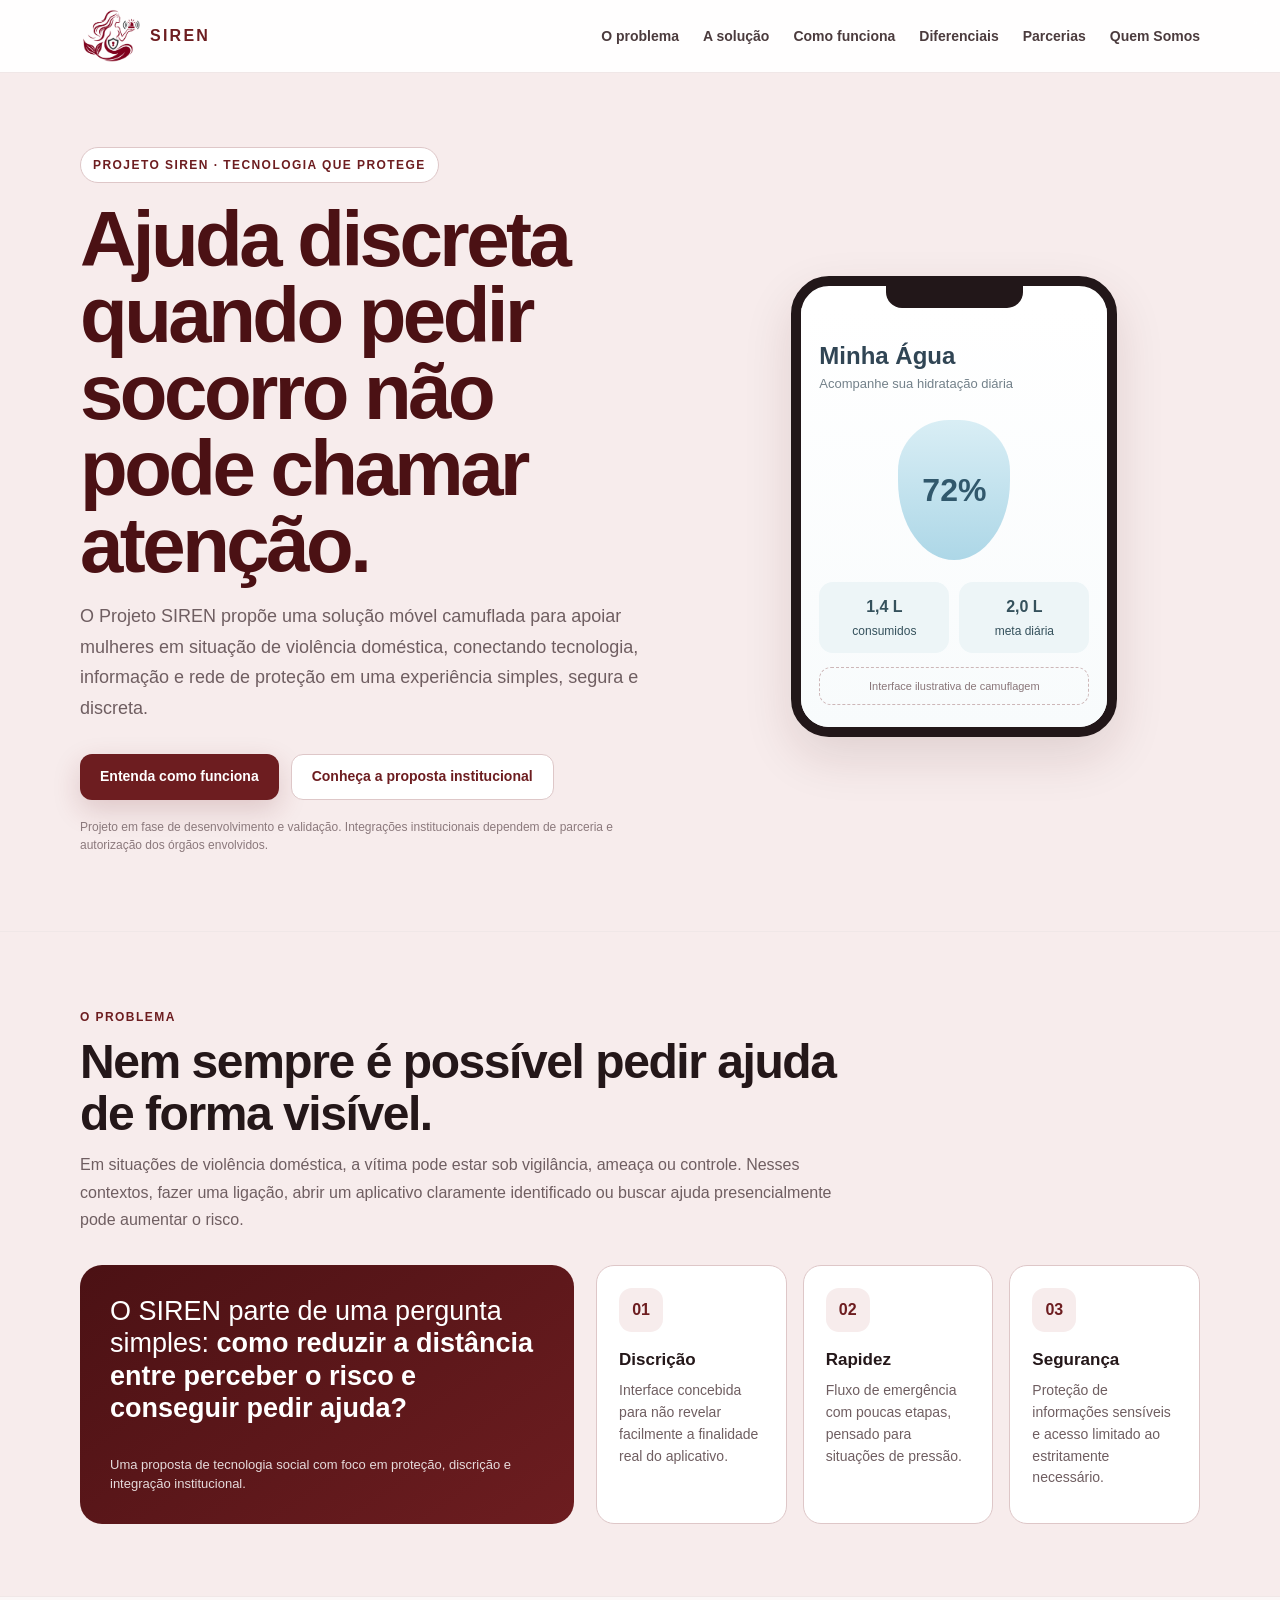
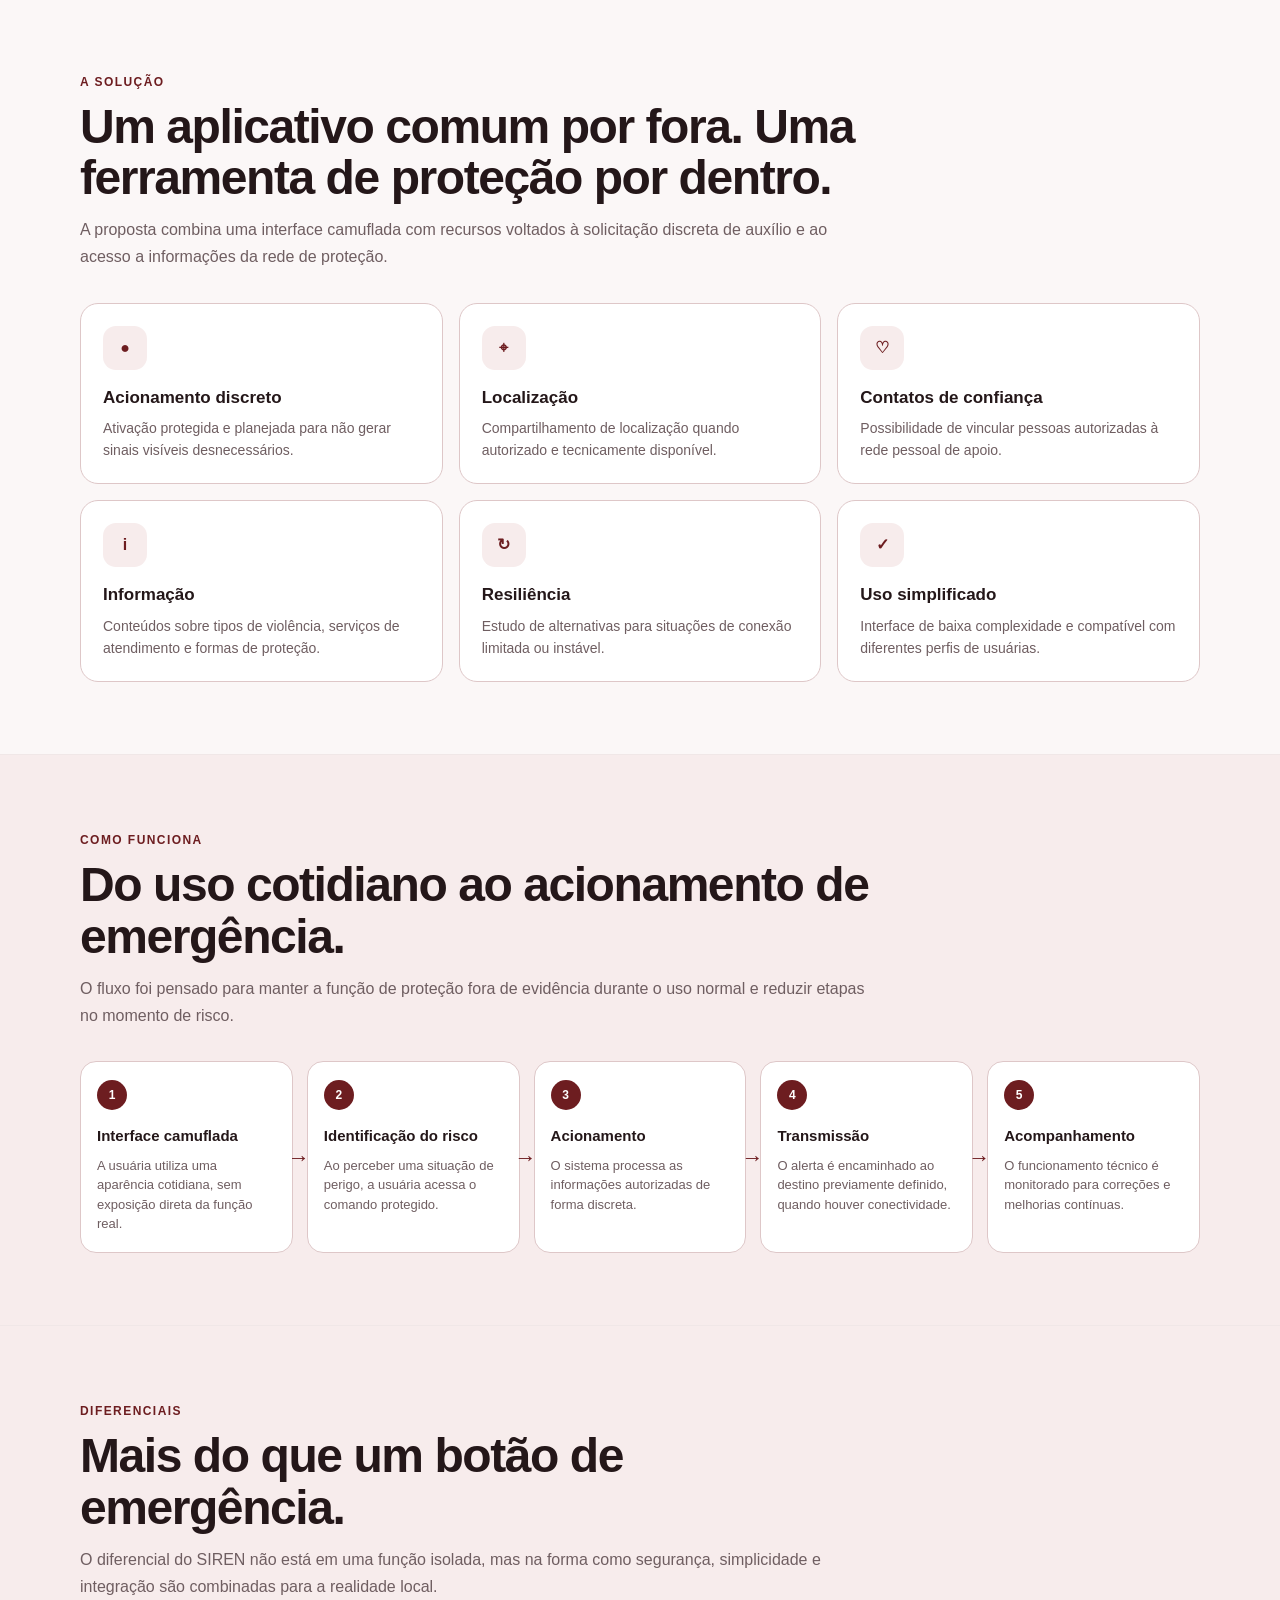
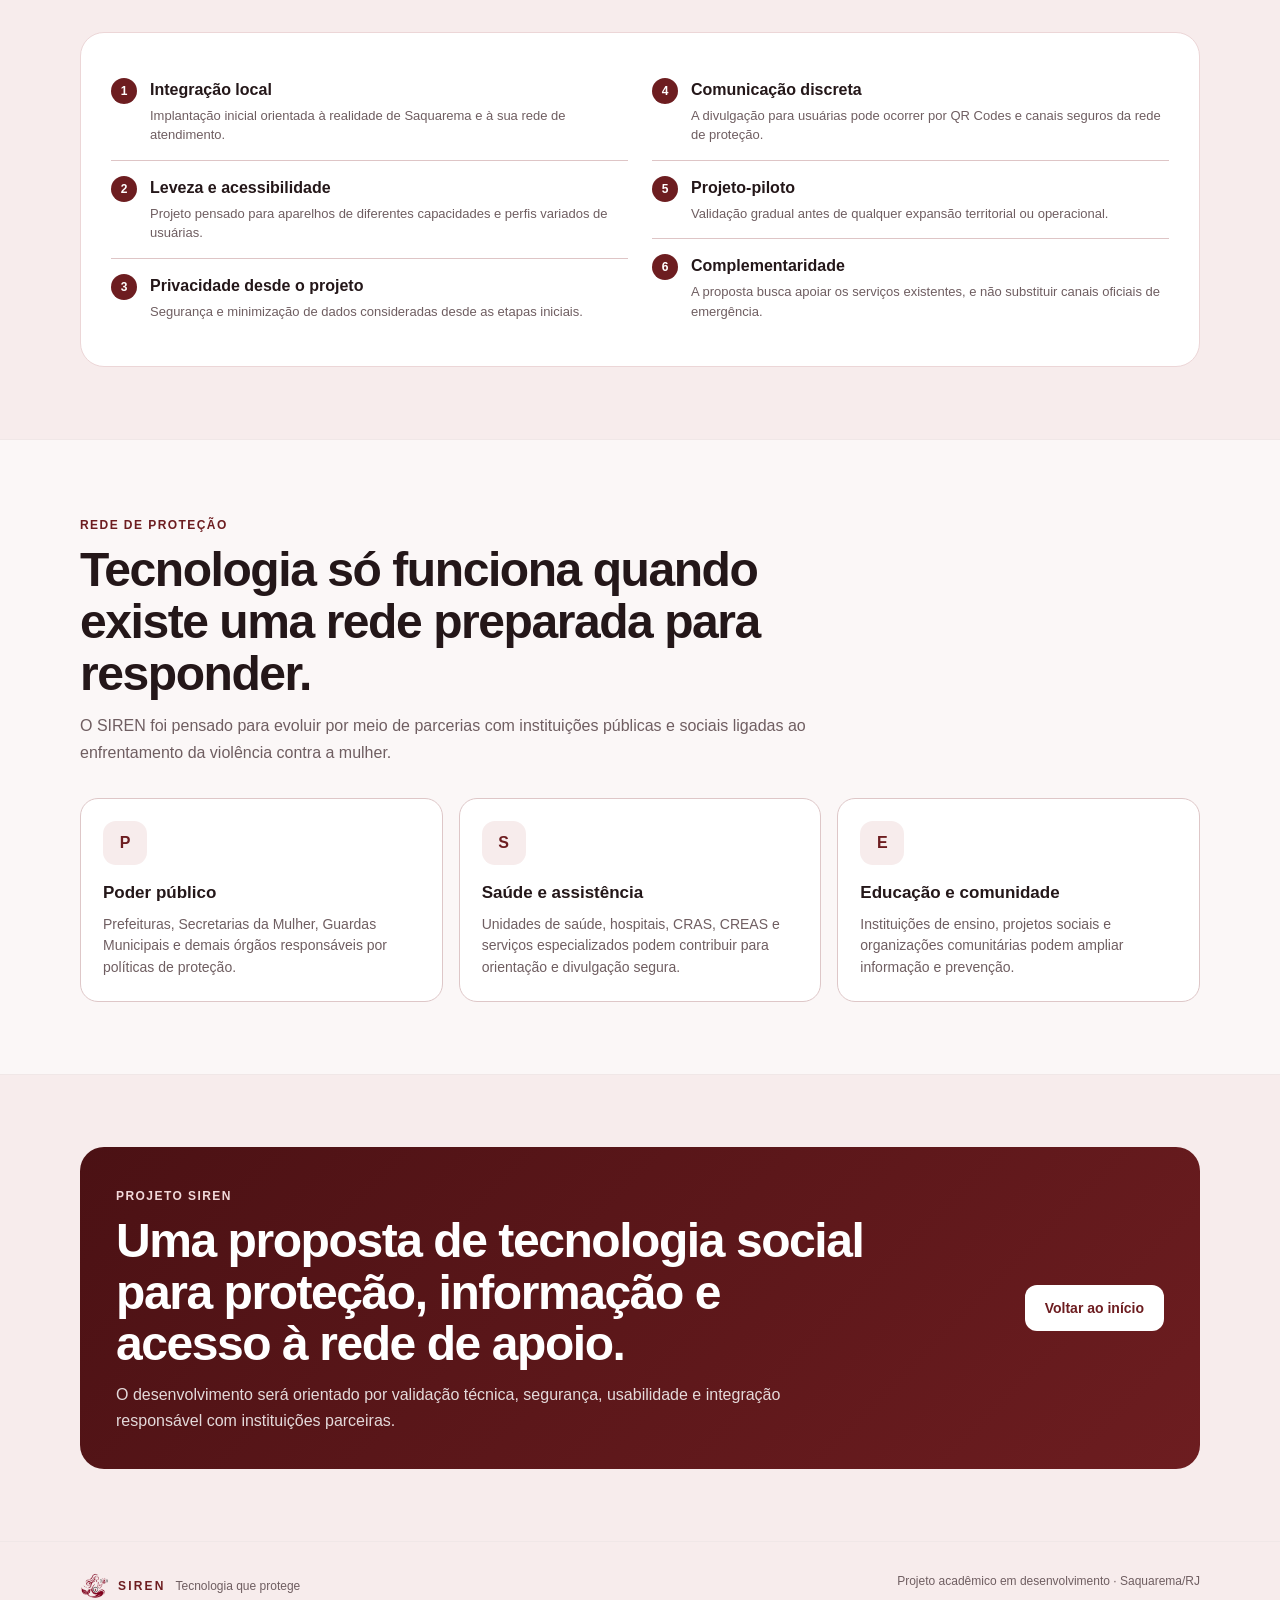
<file: index.html>
<!DOCTYPE html>
<html lang="pt-BR">
<head>
  <meta charset="UTF-8">
  <meta name="viewport" content="width=device-width, initial-scale=1.0">
  <meta name="description" content="Projeto SIREN — tecnologia social voltada à proteção de mulheres em situação de violência doméstica.">
  <title>Projeto SIREN - Tecnologia que protege</title>
  <link rel="icon" href="logo-siren.png" type="image/png">
  <link rel="stylesheet" href="styles.css">
</head>
<body>
  <header class="site-header">
    <div class="container nav-wrap">
      <a class="brand" href="#inicio" aria-label="Projeto SIREN — início">
        <img class="brand-mark" src="logo-siren.png" alt="Logo do Projeto SIREN">
        <span class="brand-text">SIREN</span>
      </a>

      <button class="menu-toggle" type="button" aria-label="Abrir menu" aria-expanded="false">
        <span></span><span></span><span></span>
      </button>

      <nav class="main-nav" aria-label="Navegação principal">
        <a href="#problema">O problema</a>
        <a href="#solucao">A solução</a>
        <a href="#funcionamento">Como funciona</a>
        <a href="#diferenciais">Diferenciais</a>
        <a href="#parcerias">Parcerias</a>
        <a href="quem-somos.html">Quem Somos</a>
      </nav>
    </div>
  </header>

  <main>
    <section class="hero" id="inicio">
      <div class="container hero-grid">
        <div class="hero-copy">
          <span class="eyebrow">Projeto SIREN · Tecnologia que protege</span>
          <h1>Ajuda discreta quando pedir socorro não pode chamar atenção.</h1>
          <p class="lead">
            O Projeto SIREN propõe uma solução móvel camuflada para apoiar mulheres em situação
            de violência doméstica, conectando tecnologia, informação e rede de proteção em uma
            experiência simples, segura e discreta.
          </p>

          <div class="hero-actions">
            <a class="btn btn-primary" href="#funcionamento">Entenda como funciona</a>
            <a class="btn btn-secondary" href="#parcerias">Conheça a proposta institucional</a>
          </div>

          <p class="disclaimer">
            Projeto em fase de desenvolvimento e validação. Integrações institucionais dependem
            de parceria e autorização dos órgãos envolvidos.
          </p>
        </div>

        <div class="phone-wrap" aria-label="Exemplo conceitual de interface camuflada">
          <div class="phone">
            <div class="phone-notch"></div>
            <div class="phone-screen">
              <div class="water-title">Minha Água</div>
              <div class="water-subtitle">Acompanhe sua hidratação diária</div>
              <div class="water-drop"><span>72%</span></div>

              <div class="water-stats">
                <div><strong>1,4 L</strong><span>consumidos</span></div>
                <div><strong>2,0 L</strong><span>meta diária</span></div>
              </div>

              <div class="concept-note">Interface ilustrativa de camuflagem</div>
            </div>
          </div>
        </div>
      </div>
    </section>

    <section class="section" id="problema">
      <div class="container">
        <div class="section-heading">
          <span class="kicker">O problema</span>
          <h2>Nem sempre é possível pedir ajuda de forma visível.</h2>
          <p>
            Em situações de violência doméstica, a vítima pode estar sob vigilância, ameaça ou controle.
            Nesses contextos, fazer uma ligação, abrir um aplicativo claramente identificado ou buscar
            ajuda presencialmente pode aumentar o risco.
          </p>
        </div>

        <div class="problem-grid">
          <article class="highlight-card">
            <p>
              O SIREN parte de uma pergunta simples:
              <strong>como reduzir a distância entre perceber o risco e conseguir pedir ajuda?</strong>
            </p>
            <span>Uma proposta de tecnologia social com foco em proteção, discrição e integração institucional.</span>
          </article>

          <div class="cards cards-3">
            <article class="card">
              <div class="icon-box">01</div>
              <h3>Discrição</h3>
              <p>Interface concebida para não revelar facilmente a finalidade real do aplicativo.</p>
            </article>

            <article class="card">
              <div class="icon-box">02</div>
              <h3>Rapidez</h3>
              <p>Fluxo de emergência com poucas etapas, pensado para situações de pressão.</p>
            </article>

            <article class="card">
              <div class="icon-box">03</div>
              <h3>Segurança</h3>
              <p>Proteção de informações sensíveis e acesso limitado ao estritamente necessário.</p>
            </article>
          </div>
        </div>
      </div>
    </section>

    <section class="section section-soft" id="solucao">
      <div class="container">
        <div class="section-heading">
          <span class="kicker">A solução</span>
          <h2>Um aplicativo comum por fora. Uma ferramenta de proteção por dentro.</h2>
          <p>
            A proposta combina uma interface camuflada com recursos voltados à solicitação discreta
            de auxílio e ao acesso a informações da rede de proteção.
          </p>
        </div>

        <div class="cards cards-3">
          <article class="card">
            <div class="icon-box">●</div>
            <h3>Acionamento discreto</h3>
            <p>Ativação protegida e planejada para não gerar sinais visíveis desnecessários.</p>
          </article>

          <article class="card">
            <div class="icon-box">⌖</div>
            <h3>Localização</h3>
            <p>Compartilhamento de localização quando autorizado e tecnicamente disponível.</p>
          </article>

          <article class="card">
            <div class="icon-box">♡</div>
            <h3>Contatos de confiança</h3>
            <p>Possibilidade de vincular pessoas autorizadas à rede pessoal de apoio.</p>
          </article>

          <article class="card">
            <div class="icon-box">i</div>
            <h3>Informação</h3>
            <p>Conteúdos sobre tipos de violência, serviços de atendimento e formas de proteção.</p>
          </article>

          <article class="card">
            <div class="icon-box">↻</div>
            <h3>Resiliência</h3>
            <p>Estudo de alternativas para situações de conexão limitada ou instável.</p>
          </article>

          <article class="card">
            <div class="icon-box">✓</div>
            <h3>Uso simplificado</h3>
            <p>Interface de baixa complexidade e compatível com diferentes perfis de usuárias.</p>
          </article>
        </div>
      </div>
    </section>

    <section class="section" id="funcionamento">
      <div class="container">
        <div class="section-heading">
          <span class="kicker">Como funciona</span>
          <h2>Do uso cotidiano ao acionamento de emergência.</h2>
          <p>
            O fluxo foi pensado para manter a função de proteção fora de evidência durante o uso normal
            e reduzir etapas no momento de risco.
          </p>
        </div>

        <div class="flow">
          <article class="flow-step">
            <span class="step-number">1</span>
            <h3>Interface camuflada</h3>
            <p>A usuária utiliza uma aparência cotidiana, sem exposição direta da função real.</p>
          </article>

          <article class="flow-step">
            <span class="step-number">2</span>
            <h3>Identificação do risco</h3>
            <p>Ao perceber uma situação de perigo, a usuária acessa o comando protegido.</p>
          </article>

          <article class="flow-step">
            <span class="step-number">3</span>
            <h3>Acionamento</h3>
            <p>O sistema processa as informações autorizadas de forma discreta.</p>
          </article>

          <article class="flow-step">
            <span class="step-number">4</span>
            <h3>Transmissão</h3>
            <p>O alerta é encaminhado ao destino previamente definido, quando houver conectividade.</p>
          </article>

          <article class="flow-step">
            <span class="step-number">5</span>
            <h3>Acompanhamento</h3>
            <p>O funcionamento técnico é monitorado para correções e melhorias contínuas.</p>
          </article>
        </div>
      </div>
    </section>

    <section class="section" id="diferenciais">
      <div class="container">
        <div class="section-heading">
          <span class="kicker">Diferenciais</span>
          <h2>Mais do que um botão de emergência.</h2>
          <p>
            O diferencial do SIREN não está em uma função isolada, mas na forma como segurança,
            simplicidade e integração são combinadas para a realidade local.
          </p>
        </div>

        <div class="feature-panel">
          <div class="feature-column">
            <div class="feature-item">
              <span>1</span>
              <div>
                <strong>Integração local</strong>
                <p>Implantação inicial orientada à realidade de Saquarema e à sua rede de atendimento.</p>
              </div>
            </div>

            <div class="feature-item">
              <span>2</span>
              <div>
                <strong>Leveza e acessibilidade</strong>
                <p>Projeto pensado para aparelhos de diferentes capacidades e perfis variados de usuárias.</p>
              </div>
            </div>

            <div class="feature-item">
              <span>3</span>
              <div>
                <strong>Privacidade desde o projeto</strong>
                <p>Segurança e minimização de dados consideradas desde as etapas iniciais.</p>
              </div>
            </div>
          </div>

          <div class="feature-column">
            <div class="feature-item">
              <span>4</span>
              <div>
                <strong>Comunicação discreta</strong>
                <p>A divulgação para usuárias pode ocorrer por QR Codes e canais seguros da rede de proteção.</p>
              </div>
            </div>

            <div class="feature-item">
              <span>5</span>
              <div>
                <strong>Projeto-piloto</strong>
                <p>Validação gradual antes de qualquer expansão territorial ou operacional.</p>
              </div>
            </div>

            <div class="feature-item">
              <span>6</span>
              <div>
                <strong>Complementaridade</strong>
                <p>A proposta busca apoiar os serviços existentes, e não substituir canais oficiais de emergência.</p>
              </div>
            </div>
          </div>
        </div>
      </div>
    </section>

    <section class="section section-soft" id="parcerias">
      <div class="container">
        <div class="section-heading">
          <span class="kicker">Rede de proteção</span>
          <h2>Tecnologia só funciona quando existe uma rede preparada para responder.</h2>
          <p>
            O SIREN foi pensado para evoluir por meio de parcerias com instituições públicas e sociais
            ligadas ao enfrentamento da violência contra a mulher.
          </p>
        </div>

        <div class="cards cards-3">
          <article class="card">
            <div class="icon-box">P</div>
            <h3>Poder público</h3>
            <p>
              Prefeituras, Secretarias da Mulher, Guardas Municipais e demais órgãos responsáveis
              por políticas de proteção.
            </p>
          </article>

          <article class="card">
            <div class="icon-box">S</div>
            <h3>Saúde e assistência</h3>
            <p>
              Unidades de saúde, hospitais, CRAS, CREAS e serviços especializados podem contribuir
              para orientação e divulgação segura.
            </p>
          </article>

          <article class="card">
            <div class="icon-box">E</div>
            <h3>Educação e comunidade</h3>
            <p>
              Instituições de ensino, projetos sociais e organizações comunitárias podem ampliar
              informação e prevenção.
            </p>
          </article>
        </div>
      </div>
    </section>

    <section class="section">
      <div class="container">
        <div class="cta">
          <div>
            <span class="kicker kicker-light">Projeto SIREN</span>
            <h2>Uma proposta de tecnologia social para proteção, informação e acesso à rede de apoio.</h2>
            <p>
              O desenvolvimento será orientado por validação técnica, segurança, usabilidade e integração
              responsável com instituições parceiras.
            </p>
          </div>

          <a class="btn btn-light" href="#inicio">Voltar ao início</a>
        </div>
      </div>
    </section>
  </main>

  <footer class="site-footer">
    <div class="container footer-wrap">
      <div>
        <img class="footer-logo" src="logo-siren.png" alt="Logo do Projeto SIREN">
        <strong>SIREN</strong>
        <span>Tecnologia que protege</span>
      </div>
      <span>Projeto acadêmico em desenvolvimento · Saquarema/RJ</span>
    </div>
  </footer>

  <script src="script.js"></script>
</body>
</html>
</file>
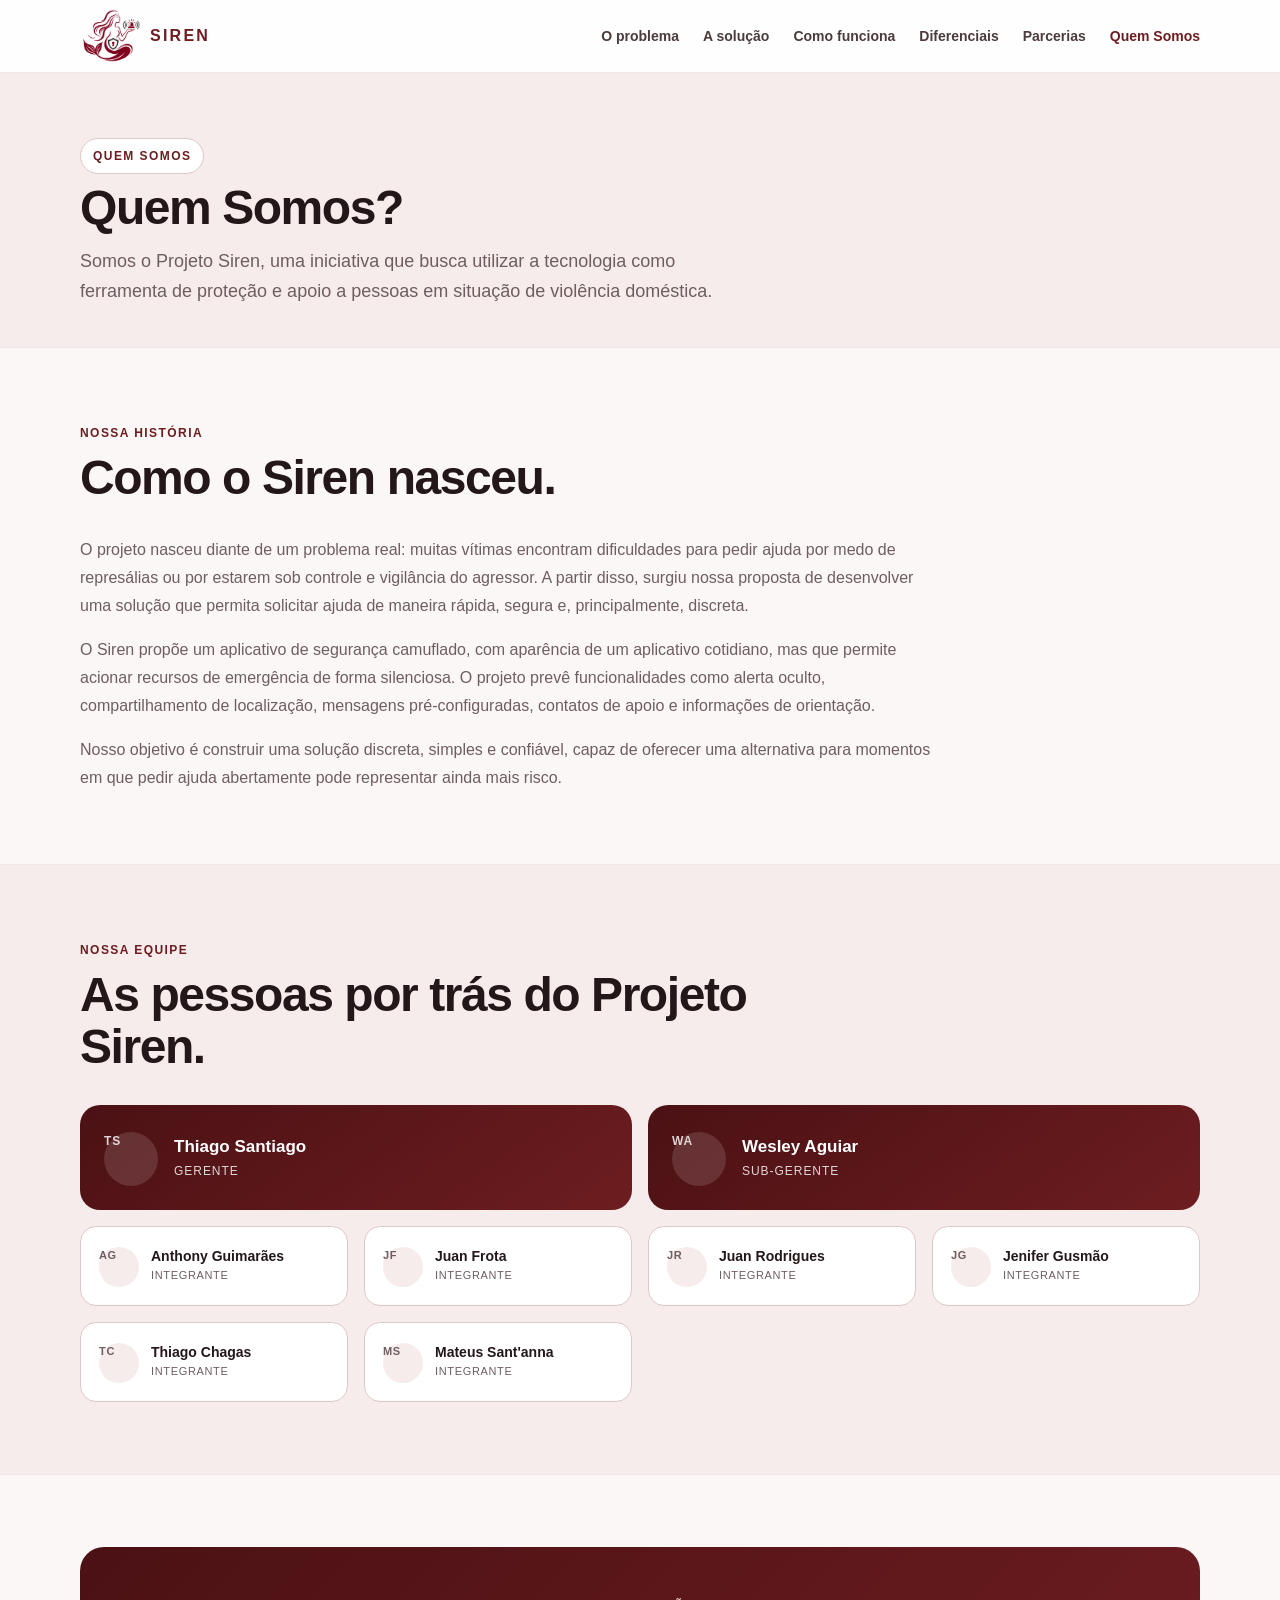
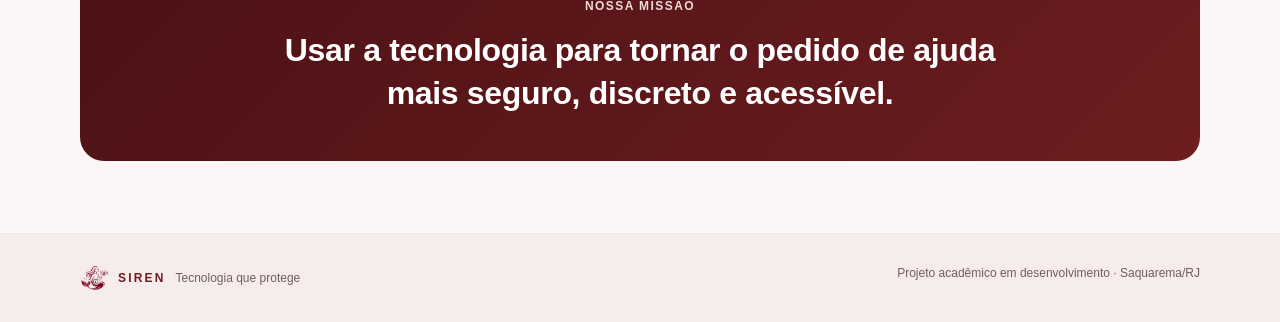
<file: quem-somos.html>
<!DOCTYPE html>
<html lang="pt-BR">
<head>
  <meta charset="UTF-8">
  <meta name="viewport" content="width=device-width, initial-scale=1.0">
  <meta name="description" content="Conheça o Projeto SIREN: nossa história, nossa equipe e nossa missão de usar a tecnologia como ferramenta de proteção.">
  <title>Quem Somos - Projeto SIREN</title>
  <link rel="icon" href="logo-siren.png" type="image/png">
  <link rel="stylesheet" href="styles.css">
</head>
<body>
  <header class="site-header">
    <div class="container nav-wrap">
      <a class="brand" href="index.html" aria-label="Projeto SIREN — início">
        <img class="brand-mark" src="logo-siren.png" alt="Logo do Projeto SIREN">
        <span class="brand-text">SIREN</span>
      </a>

      <button class="menu-toggle" type="button" aria-label="Abrir menu" aria-expanded="false">
        <span></span><span></span><span></span>
      </button>

      <nav class="main-nav" aria-label="Navegação principal">
        <a href="index.html#problema">O problema</a>
        <a href="index.html#solucao">A solução</a>
        <a href="index.html#funcionamento">Como funciona</a>
        <a href="index.html#diferenciais">Diferenciais</a>
        <a href="index.html#parcerias">Parcerias</a>
        <a href="quem-somos.html" class="active" aria-current="page">Quem Somos</a>
      </nav>
    </div>
  </header>

  <main>
    <section class="section page-hero" id="quem-somos">
      <div class="container">
        <div class="section-heading">
          <span class="eyebrow">Quem Somos</span>
          <h1 class="section-heading-title">Quem Somos?</h1>
          <p class="lead">
            Somos o Projeto Siren, uma iniciativa que busca utilizar a tecnologia como ferramenta
            de proteção e apoio a pessoas em situação de violência doméstica.
          </p>
        </div>
      </div>
    </section>

    <section class="section section-soft" id="nossa-historia">
      <div class="container">
        <div class="section-heading">
          <span class="kicker">Nossa história</span>
          <h2>Como o Siren nasceu.</h2>
        </div>

        <div class="about-copy">
          <p>
            O projeto nasceu diante de um problema real: muitas vítimas encontram dificuldades
            para pedir ajuda por medo de represálias ou por estarem sob controle e vigilância do
            agressor. A partir disso, surgiu nossa proposta de desenvolver uma solução que permita
            solicitar ajuda de maneira rápida, segura e, principalmente, discreta.
          </p>
          <p>
            O Siren propõe um aplicativo de segurança camuflado, com aparência de um aplicativo
            cotidiano, mas que permite acionar recursos de emergência de forma silenciosa. O
            projeto prevê funcionalidades como alerta oculto, compartilhamento de localização,
            mensagens pré-configuradas, contatos de apoio e informações de orientação.
          </p>
          <p>
            Nosso objetivo é construir uma solução discreta, simples e confiável, capaz de
            oferecer uma alternativa para momentos em que pedir ajuda abertamente pode representar
            ainda mais risco.
          </p>
        </div>
      </div>
    </section>

    <section class="section" id="nossa-equipe">
      <div class="container">
        <div class="section-heading">
          <span class="kicker">Nossa equipe</span>
          <h2>As pessoas por trás do Projeto Siren.</h2>
        </div>

        <div class="leadership-grid">
          <article class="leader-card">
            <span class="leader-avatar">TS</span>
            <div>
              <strong>Thiago Santiago</strong>
              <span>Gerente</span>
            </div>
          </article>

          <article class="leader-card">
            <span class="leader-avatar">WA</span>
            <div>
              <strong>Wesley Aguiar</strong>
              <span>Sub-Gerente</span>
            </div>
          </article>
        </div>

        <div class="team-grid">
          <article class="member-card">
            <span class="member-avatar">AG</span>
            <div>
              <strong>Anthony Guimarães</strong>
              <span>Integrante</span>
            </div>
          </article>

          <article class="member-card">
            <span class="member-avatar">JF</span>
            <div>
              <strong>Juan Frota</strong>
              <span>Integrante</span>
            </div>
          </article>

          <article class="member-card">
            <span class="member-avatar">JR</span>
            <div>
              <strong>Juan Rodrigues</strong>
              <span>Integrante</span>
            </div>
          </article>

          <article class="member-card">
            <span class="member-avatar">JG</span>
            <div>
              <strong>Jenifer Gusmão</strong>
              <span>Integrante</span>
            </div>
          </article>
          <article class="member-card">
            <span class="member-avatar">TC</span>
            <div>
              <strong>Thiago Chagas</strong>
              <span>Integrante</span>
            </div>
          </article>
          <article class="member-card">
            <span class="member-avatar">MS</span>
            <div>
              <strong>Mateus Sant'anna</strong>
              <span>Integrante</span>
            </div>
          </article>
        </div>
      </div>
    </section>

    <section class="section section-soft" id="nossa-missao">
      <div class="container">
        <div class="mission-banner">
          <span class="kicker kicker-light">Nossa missão</span>
          <p>Usar a tecnologia para tornar o pedido de ajuda mais seguro, discreto e acessível.</p>
        </div>
      </div>
    </section>
  </main>

  <footer class="site-footer">
    <div class="container footer-wrap">
      <div>
        <img class="footer-logo" src="logo-siren.png" alt="Logo do Projeto SIREN">
        <strong>SIREN</strong>
        <span>Tecnologia que protege</span>
      </div>
      <span>Projeto acadêmico em desenvolvimento · Saquarema/RJ</span>
    </div>
  </footer>

  <script src="script.js"></script>
</body>
</html>
</file>
<file: styles.css>
:root {
  --wine: #6d1d20;
  --wine-dark: #4b1114;
  --wine-mid: #8b2d31;
  --rose: #f7ecec;
  --rose-2: #ecd6d7;
  --ink: #241719;
  --muted: #6f5e61;
  --border: #dec7c8;
  --white: #ffffff;
  --soft: #fbf7f7;
  --shadow: 0 20px 50px rgba(67, 17, 20, 0.12);
}

* {
  box-sizing: border-box;
}

html {
  scroll-behavior: smooth;
}

body {
  margin: 0;
  font-family: Arial, Helvetica, sans-serif;
  color: var(--ink);
  background: var(--rose);
  line-height: 1.5;
}

a {
  color: inherit;
  text-decoration: none;
}

.container {
  width: min(1120px, calc(100% - 40px));
  margin: 0 auto;
}

.site-header {
  position: sticky;
  top: 0;
  z-index: 100;
  background: rgba(255, 255, 255, 0.95);
  border-bottom: 1px solid #f0e7e7;
  backdrop-filter: blur(12px);
}

.nav-wrap {
  min-height: 72px;
  display: flex;
  align-items: center;
  justify-content: space-between;
  gap: 24px;
}

.brand {
  display: inline-flex;
  align-items: center;
  gap: 10px;
  font-weight: 900;
  letter-spacing: 0.14em;
  color: var(--wine);
}

.brand-mark {
  width: 60px;
  height: 60px;
  object-fit: contain;
  border-radius: 12px;
}

.main-nav a.active {
  color: var(--wine);
}

.main-nav {
  display: flex;
  gap: 24px;
  align-items: center;
}

.main-nav a {
  font-size: 14px;
  font-weight: 700;
  color: #4b3b3d;
  transition: color 0.2s ease;
}

.main-nav a:hover,
.main-nav a:focus-visible {
  color: var(--wine);
}

.menu-toggle {
  display: none;
  width: 46px;
  height: 46px;
  padding: 10px;
  border: 0;
  border-radius: 10px;
  background: var(--rose);
  cursor: pointer;
}

.menu-toggle span {
  display: block;
  height: 2px;
  background: var(--wine);
  margin: 5px 0;
}

.hero {
  padding: 74px 0 64px;
  overflow: hidden;
}

.hero-grid {
  display: grid;
  grid-template-columns: 1.08fr 0.92fr;
  gap: 52px;
  align-items: center;
}

.eyebrow,
.kicker {
  display: inline-block;
  color: var(--wine);
  font-size: 12px;
  font-weight: 800;
  letter-spacing: 0.12em;
  text-transform: uppercase;
}

.eyebrow {
  padding: 8px 12px;
  border: 1px solid var(--border);
  border-radius: 999px;
  background: var(--white);
}

.hero h1 {
  margin: 18px 0;
  color: var(--wine-dark);
  font-size: clamp(44px, 6.8vw, 78px);
  line-height: 0.98;
  letter-spacing: -0.045em;
  max-width: 760px;
}

.lead {
  max-width: 670px;
  margin: 0;
  color: var(--muted);
  font-size: 18px;
  line-height: 1.7;
}

.hero-actions {
  display: flex;
  flex-wrap: wrap;
  gap: 12px;
  margin-top: 30px;
}

.btn {
  min-height: 46px;
  display: inline-flex;
  align-items: center;
  justify-content: center;
  padding: 0 20px;
  border-radius: 12px;
  font-size: 14px;
  font-weight: 800;
  transition: transform 0.2s ease, box-shadow 0.2s ease, background 0.2s ease;
}

.btn:hover {
  transform: translateY(-1px);
}

.btn-primary {
  color: var(--white);
  background: var(--wine);
  box-shadow: 0 10px 28px rgba(109, 29, 32, 0.18);
}

.btn-primary:hover {
  background: var(--wine-dark);
}

.btn-secondary {
  color: var(--wine);
  border: 1px solid var(--border);
  background: var(--white);
}

.btn-light {
  color: var(--wine);
  background: var(--white);
}

.disclaimer {
  margin-top: 18px;
  max-width: 680px;
  color: #8b797c;
  font-size: 12px;
  line-height: 1.55;
}

.phone-wrap {
  display: flex;
  justify-content: center;
}

.phone {
  width: min(100%, 326px);
  overflow: hidden;
  border: 10px solid #221719;
  border-radius: 38px;
  background: var(--white);
  box-shadow: var(--shadow);
}

.phone-notch {
  width: 45%;
  height: 22px;
  margin: 0 auto;
  background: #221719;
  border-radius: 0 0 16px 16px;
}

.phone-screen {
  padding: 24px 18px 22px;
  background: linear-gradient(180deg, #ffffff 0%, #f8fbfc 100%);
}

.water-title {
  margin-top: 6px;
  color: #304554;
  font-size: 24px;
  font-weight: 900;
}

.water-subtitle {
  color: #73818a;
  font-size: 13px;
}

.water-drop {
  width: 112px;
  height: 140px;
  margin: 26px auto 22px;
  display: grid;
  place-items: center;
  color: #31586c;
  background: linear-gradient(180deg, #d9eef5, #add7e7);
  border-radius: 56% 56% 62% 62% / 45% 45% 70% 70%;
  font-size: 32px;
  font-weight: 900;
}

.water-stats {
  display: grid;
  grid-template-columns: 1fr 1fr;
  gap: 10px;
}

.water-stats div {
  padding: 13px;
  text-align: center;
  color: #35515c;
  background: #edf5f7;
  border-radius: 14px;
}

.water-stats strong,
.water-stats span {
  display: block;
}

.water-stats span {
  margin-top: 3px;
  font-size: 12px;
}

.concept-note {
  margin-top: 14px;
  padding: 10px;
  color: #897679;
  border: 1px dashed #cdb7b8;
  border-radius: 12px;
  font-size: 11px;
  text-align: center;
}

.section {
  padding: 72px 0;
  border-top: 1px solid #f0e7e7;
}

.section-soft {
  background: var(--soft);
}

.section-heading {
  max-width: 790px;
  margin-bottom: 32px;
}

.section-heading h2,
.section-heading-title,
.cta h2 {
  margin: 8px 0 12px;
  font-size: clamp(30px, 4vw, 48px);
  line-height: 1.08;
  letter-spacing: -0.03em;
}

.section-heading p {
  margin: 0;
  color: var(--muted);
  line-height: 1.7;
}

.problem-grid {
  display: grid;
  grid-template-columns: 0.9fr 1.1fr;
  gap: 22px;
}

.highlight-card {
  min-height: 100%;
  display: flex;
  flex-direction: column;
  justify-content: space-between;
  padding: 30px;
  color: var(--white);
  background: linear-gradient(145deg, var(--wine-dark), var(--wine));
  border-radius: 22px;
}

.highlight-card p {
  margin: 0;
  font-size: 27px;
  line-height: 1.2;
}

.highlight-card span {
  margin-top: 30px;
  font-size: 13px;
  line-height: 1.5;
  opacity: 0.84;
}

.cards {
  display: grid;
  gap: 16px;
}

.cards-3 {
  grid-template-columns: repeat(3, minmax(0, 1fr));
}

.card {
  padding: 22px;
  background: var(--white);
  border: 1px solid var(--border);
  border-radius: 18px;
}

.icon-box {
  width: 44px;
  height: 44px;
  display: grid;
  place-items: center;
  margin-bottom: 15px;
  color: var(--wine);
  background: var(--rose);
  border-radius: 13px;
  font-weight: 900;
}

.card h3 {
  margin: 0 0 8px;
  font-size: 17px;
}

.card p {
  margin: 0;
  color: var(--muted);
  font-size: 14px;
  line-height: 1.55;
}

.flow {
  display: grid;
  grid-template-columns: repeat(5, minmax(0, 1fr));
  gap: 14px;
}

.flow-step {
  position: relative;
  min-height: 168px;
  padding: 18px 16px;
  background: var(--white);
  border: 1px solid var(--border);
  border-radius: 16px;
}

.flow-step:not(:last-child)::after {
  content: "→";
  position: absolute;
  z-index: 2;
  top: 50%;
  right: -24px;
  width: 34px;
  transform: translateY(-50%);
  color: var(--wine);
  font-size: 22px;
  font-weight: 900;
  text-align: center;
}

.step-number {
  width: 30px;
  height: 30px;
  display: grid;
  place-items: center;
  margin-bottom: 15px;
  color: var(--white);
  background: var(--wine);
  border-radius: 50%;
  font-size: 12px;
  font-weight: 900;
}

.flow-step h3 {
  margin: 0 0 8px;
  font-size: 15px;
}

.flow-step p {
  margin: 0;
  color: var(--muted);
  font-size: 13px;
  line-height: 1.5;
}

.feature-panel {
  display: grid;
  grid-template-columns: 1fr 1fr;
  gap: 24px;
  padding: 30px;
  background: var(--white);
  border: 1px solid var(--rose-2);
  border-radius: 24px;
}

.feature-item {
  display: flex;
  gap: 13px;
  padding: 15px 0;
  border-bottom: 1px solid #dec5c6;
}

.feature-item:last-child {
  border-bottom: 0;
}

.feature-item > span {
  width: 26px;
  height: 26px;
  flex: 0 0 auto;
  display: grid;
  place-items: center;
  color: var(--white);
  background: var(--wine);
  border-radius: 50%;
  font-size: 12px;
  font-weight: 900;
}

.feature-item strong {
  display: block;
  margin-bottom: 4px;
}

.feature-item p {
  margin: 0;
  color: var(--muted);
  font-size: 13px;
  line-height: 1.5;
}

.cta {
  display: grid;
  grid-template-columns: 1fr auto;
  gap: 28px;
  align-items: center;
  padding: 36px;
  color: var(--white);
  background: linear-gradient(135deg, var(--wine-dark), var(--wine));
  border-radius: 24px;
}

.kicker-light {
  color: #f2d9da;
}

.cta h2 {
  color: var(--white);
  max-width: 760px;
}

.cta p {
  margin: 0;
  max-width: 750px;
  line-height: 1.6;
  opacity: 0.84;
}

.site-footer {
  padding: 30px 0;
  color: var(--muted);
  border-top: 1px solid #f0e7e7;
  font-size: 12px;
}

.footer-wrap {
  display: flex;
  justify-content: space-between;
  gap: 18px;
  flex-wrap: wrap;
}

.footer-wrap div {
  display: flex;
  gap: 10px;
  align-items: center;
}

.footer-wrap strong {
  color: var(--wine);
  letter-spacing: 0.18em;
}

.footer-logo {
  width: 28px;
  height: 28px;
  object-fit: contain;
  border-radius: 8px;
  background: var(--rose);
}

.page-hero {
  padding: 64px 0 8px;
}

.page-hero .lead {
  margin-top: 4px;
}

.about-copy {
  display: grid;
  gap: 16px;
  max-width: 860px;
}

.about-copy p {
  margin: 0;
  color: var(--muted);
  font-size: 16px;
  line-height: 1.75;
}

.leadership-grid {
  display: grid;
  grid-template-columns: repeat(2, minmax(0, 1fr));
  gap: 16px;
  margin-bottom: 16px;
}

.leader-card {
  display: flex;
  align-items: center;
  gap: 16px;
  padding: 24px;
  background: linear-gradient(145deg, var(--wine-dark), var(--wine));
  border-radius: 20px;
  color: var(--white);
}

.leader-avatar {
  width: 54px;
  height: 54px;
  flex: 0 0 auto;
  display: grid;
  place-items: center;
  background: rgba(255, 255, 255, 0.16);
  border-radius: 50%;
  font-weight: 900;
  font-size: 18px;
}

.leader-card strong {
  display: block;
  font-size: 17px;
}

.leader-card span {
  display: block;
  margin-top: 3px;
  font-size: 12px;
  letter-spacing: 0.08em;
  text-transform: uppercase;
  opacity: 0.82;
}

.team-grid {
  display: grid;
  grid-template-columns: repeat(4, minmax(0, 1fr));
  gap: 16px;
}

.member-card {
  display: flex;
  align-items: center;
  gap: 12px;
  padding: 18px;
  background: var(--white);
  border: 1px solid var(--border);
  border-radius: 16px;
}

.member-avatar {
  width: 40px;
  height: 40px;
  flex: 0 0 auto;
  display: grid;
  place-items: center;
  color: var(--wine);
  background: var(--rose);
  border-radius: 50%;
  font-weight: 900;
  font-size: 14px;
}

.member-card strong {
  display: block;
  font-size: 14px;
  line-height: 1.3;
}

.member-card span {
  display: block;
  margin-top: 2px;
  color: var(--muted);
  font-size: 11px;
  letter-spacing: 0.06em;
  text-transform: uppercase;
}

.mission-banner {
  padding: 46px;
  text-align: center;
  color: var(--white);
  background: linear-gradient(135deg, var(--wine-dark), var(--wine));
  border-radius: 24px;
}

.mission-banner .kicker-light {
  display: inline-block;
  margin-bottom: 14px;
}

.mission-banner p {
  margin: 0 auto;
  max-width: 760px;
  font-size: clamp(22px, 3.2vw, 32px);
  line-height: 1.35;
  letter-spacing: -0.01em;
  font-weight: 800;
}

@media (max-width: 920px) {
  .hero-grid,
  .problem-grid,
  .feature-panel,
  .cta {
    grid-template-columns: 1fr;
  }

  .cards-3 {
    grid-template-columns: repeat(2, minmax(0, 1fr));
  }

  .flow {
    grid-template-columns: repeat(2, minmax(0, 1fr));
  }

  .leadership-grid,
  .team-grid {
    grid-template-columns: repeat(2, minmax(0, 1fr));
  }

  .flow-step::after {
    display: none;
  }

  .main-nav {
    position: absolute;
    top: 72px;
    left: 20px;
    right: 20px;
    display: none;
    flex-direction: column;
    align-items: stretch;
    gap: 0;
    padding: 10px;
    background: var(--white);
    border: 1px solid var(--border);
    border-radius: 14px;
    box-shadow: var(--shadow);
  }

  .main-nav.open {
    display: flex;
  }

  .main-nav a {
    padding: 13px 10px;
  }

  .menu-toggle {
    display: block;
  }
}

@media (max-width: 600px) {
  .container {
    width: min(100% - 28px, 1120px);
  }

  .hero {
    padding: 46px 0 52px;
  }

  .hero h1 {
    font-size: clamp(40px, 13vw, 58px);
  }

  .lead {
    font-size: 16px;
  }

  .section {
    padding: 52px 0;
  }

  .cards-3,
  .flow,
  .leadership-grid,
  .team-grid {
    grid-template-columns: 1fr;
  }

  .leader-card {
    padding: 20px;
  }

  .mission-banner {
    padding: 30px 22px;
  }

  .highlight-card p {
    font-size: 23px;
  }

  .feature-panel,
  .cta {
    padding: 24px;
  }

  .hero-actions {
    flex-direction: column;
  }

  .btn {
    width: 100%;
  }

  .footer-wrap,
  .footer-wrap div {
    flex-direction: column;
    align-items: flex-start;
  }
}
</file>
